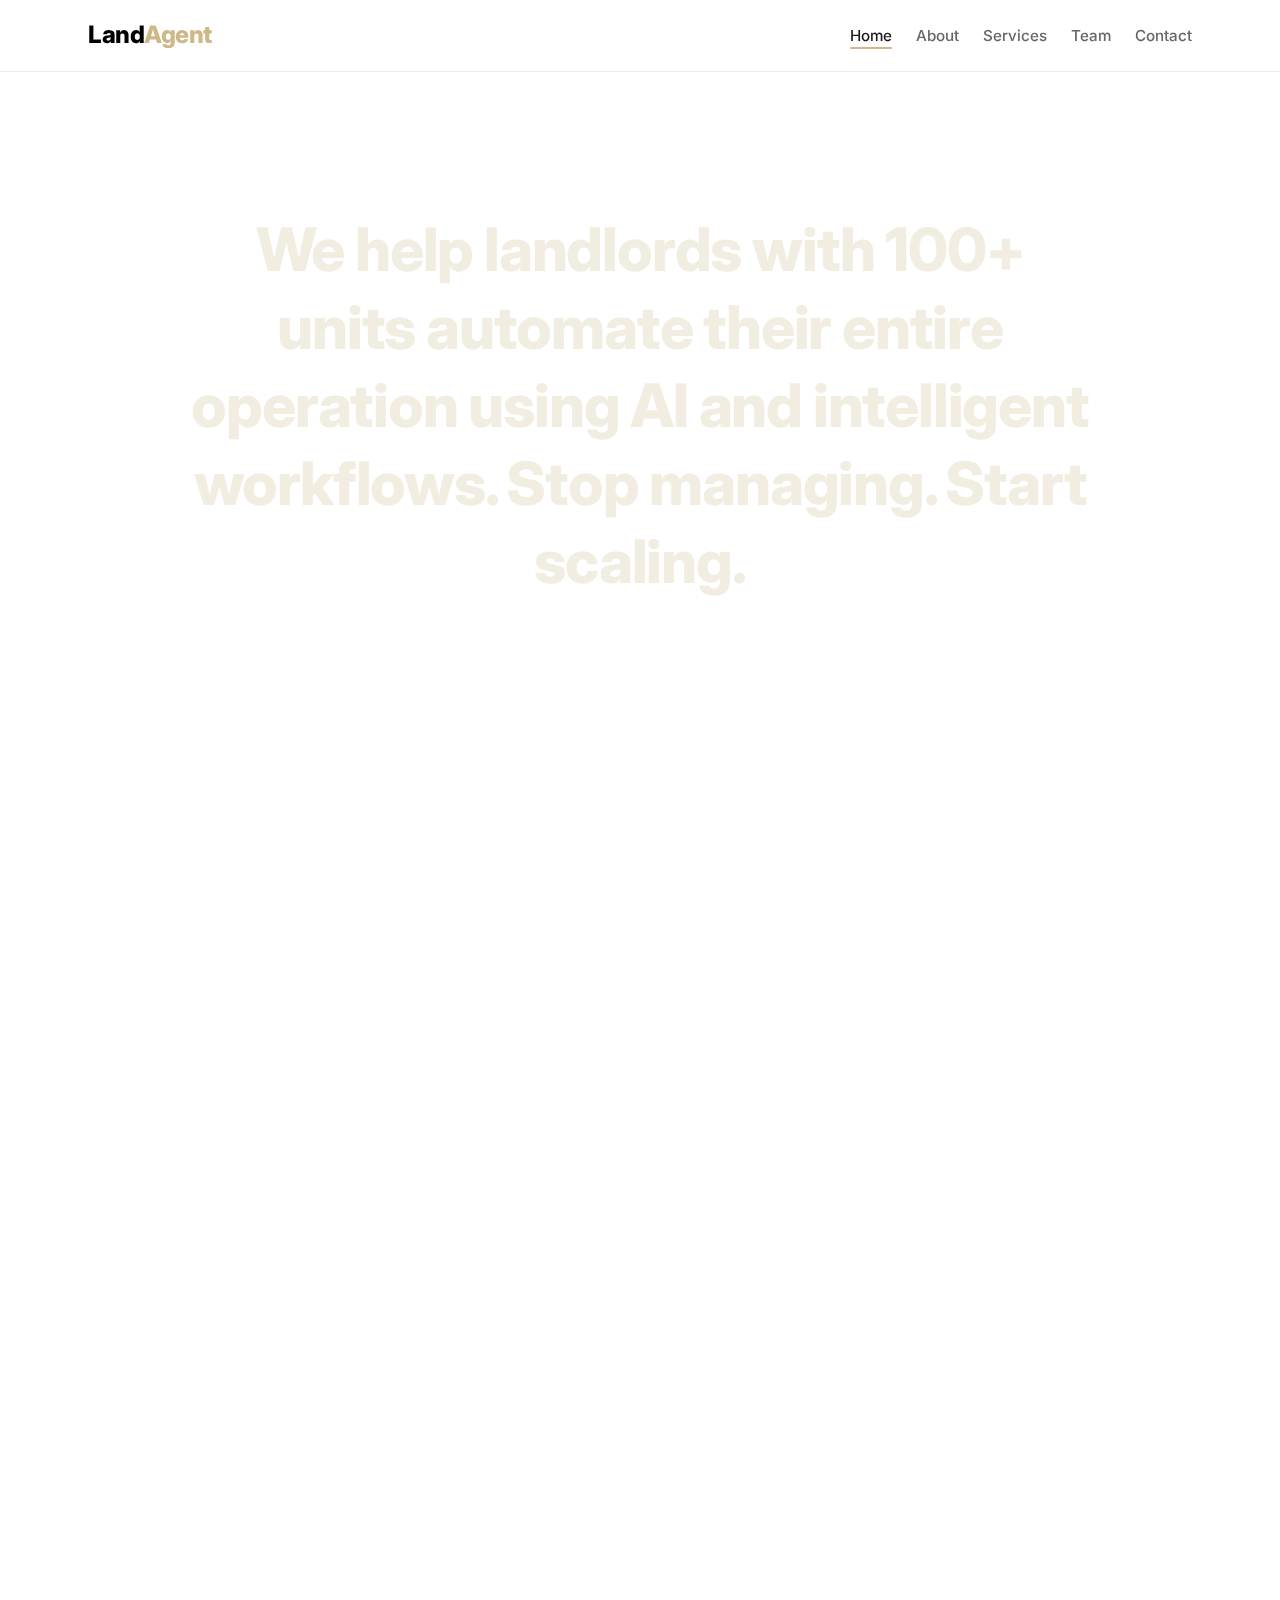
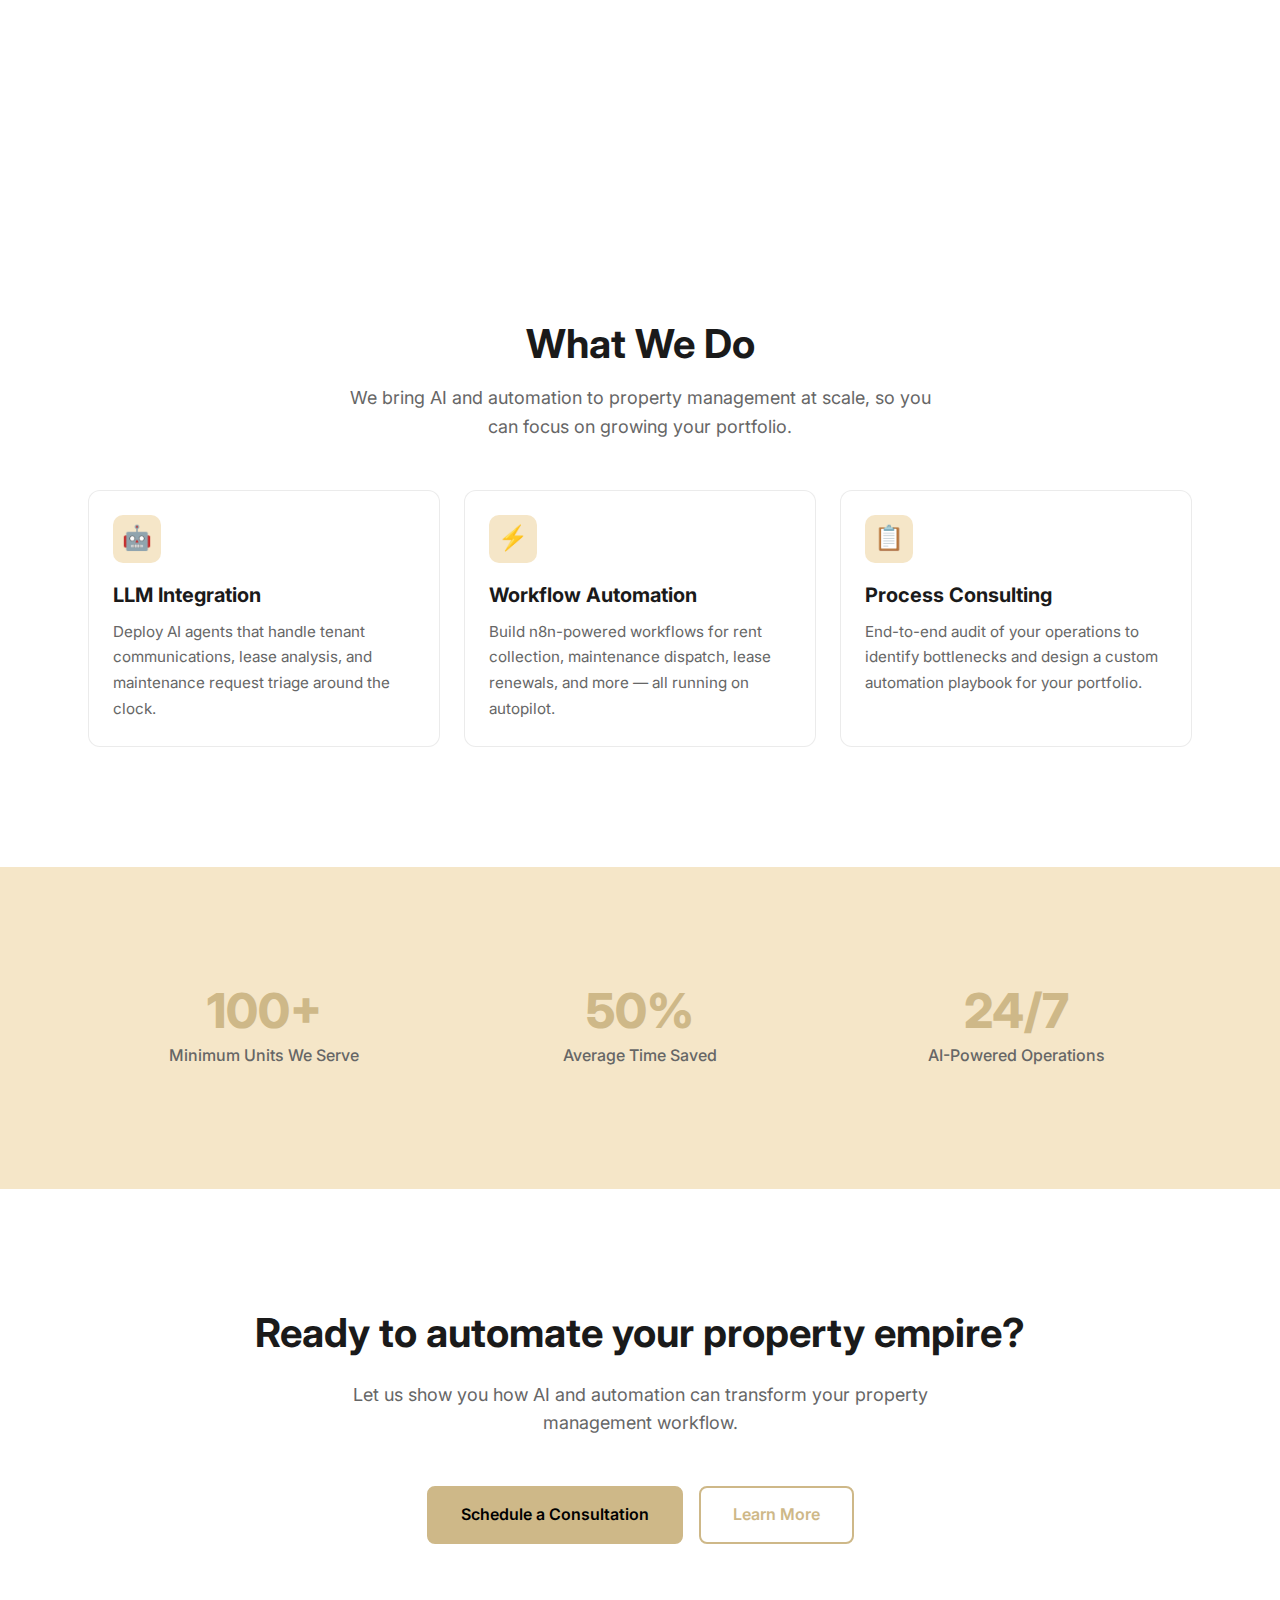
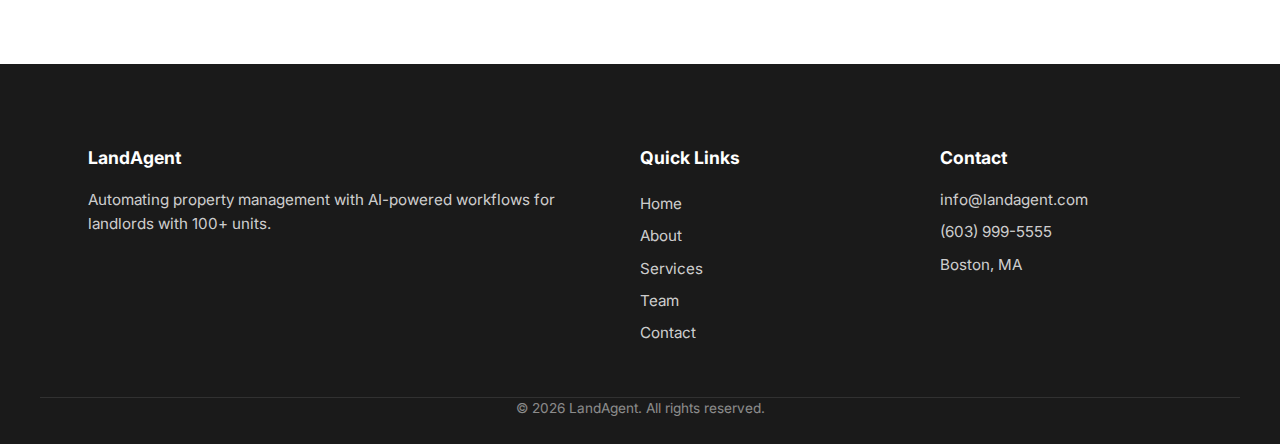
<file: index.html>
<!DOCTYPE html>
<html lang="en">
<head>
  <meta charset="UTF-8">
  <meta name="viewport" content="width=device-width, initial-scale=1.0">
  <title>LandAgent — AI-Powered Property Management Automation</title>
  <meta name="description" content="LandAgent helps landlords with 100+ units automate their operations using AI and intelligent workflows.">
  <link rel="preconnect" href="https://fonts.googleapis.com">
  <link rel="preconnect" href="https://fonts.gstatic.com" crossorigin>
  <link href="https://fonts.googleapis.com/css2?family=Inter:wght@400;500;600;700;800&display=swap" rel="stylesheet">
  <link rel="stylesheet" href="css/styles.css">
</head>
<body>

  <!-- Navigation -->
  <nav class="nav">
    <div class="container nav-inner">
      <a href="index.html" class="nav-logo">
        <span class="logo-land">Land</span><span class="logo-agent">Agent</span>
      </a>
      <button class="nav-toggle" aria-label="Toggle navigation" aria-expanded="false">
        <span class="hamburger"></span>
      </button>
      <ul class="nav-links">
        <li><a href="index.html" class="nav-link active">Home</a></li>
        <li><a href="about.html" class="nav-link">About</a></li>
        <li><a href="services.html" class="nav-link">Services</a></li>
        <li><a href="team.html" class="nav-link">Team</a></li>
        <li><a href="contact.html" class="nav-link">Contact</a></li>
      </ul>
    </div>
  </nav>

  <!-- Hero Section with Scroll Effect -->
  <section class="hero" id="hero">
    <div class="hero-content">
      <p class="hero-text" id="hero-text">
        We help landlords with 100+ units automate their entire operation using AI and intelligent workflows. Stop managing. Start scaling.
      </p>
      <p class="hero-subtitle" id="hero-subtitle">
        LLM-powered consulting for modern property management.
      </p>
      <a href="contact.html" class="btn btn-primary hero-cta">Get Started</a>
    </div>
  </section>

  <!-- Services Overview -->
  <section class="section">
    <div class="container">
      <div class="section-header">
        <h2 class="section-title">What We Do</h2>
        <p class="section-subtitle">We bring AI and automation to property management at scale, so you can focus on growing your portfolio.</p>
      </div>
      <div class="grid-3">
        <a href="services.html" class="card" style="text-decoration:none;">
          <div class="card-icon">&#x1F916;</div>
          <h3 class="card-title">LLM Integration</h3>
          <p class="card-text">Deploy AI agents that handle tenant communications, lease analysis, and maintenance request triage around the clock.</p>
        </a>
        <a href="services.html" class="card" style="text-decoration:none;">
          <div class="card-icon">&#x26A1;</div>
          <h3 class="card-title">Workflow Automation</h3>
          <p class="card-text">Build n8n-powered workflows for rent collection, maintenance dispatch, lease renewals, and more — all running on autopilot.</p>
        </a>
        <a href="services.html" class="card" style="text-decoration:none;">
          <div class="card-icon">&#x1F4CB;</div>
          <h3 class="card-title">Process Consulting</h3>
          <p class="card-text">End-to-end audit of your operations to identify bottlenecks and design a custom automation playbook for your portfolio.</p>
        </a>
      </div>
    </div>
  </section>

  <!-- Stats Section -->
  <section class="section section-alt">
    <div class="container">
      <div class="stats">
        <div>
          <div class="stat-number">100+</div>
          <div class="stat-label">Minimum Units We Serve</div>
        </div>
        <div>
          <div class="stat-number">50%</div>
          <div class="stat-label">Average Time Saved</div>
        </div>
        <div>
          <div class="stat-number">24/7</div>
          <div class="stat-label">AI-Powered Operations</div>
        </div>
      </div>
    </div>
  </section>

  <!-- CTA Section -->
  <section class="section cta-section">
    <div class="container">
      <h2 class="section-title">Ready to automate your property empire?</h2>
      <p class="section-subtitle" style="margin-left:auto;margin-right:auto;margin-bottom:var(--space-xl);">Let us show you how AI and automation can transform your property management workflow.</p>
      <div class="cta-buttons">
        <a href="contact.html" class="btn btn-primary">Schedule a Consultation</a>
        <a href="about.html" class="btn btn-secondary">Learn More</a>
      </div>
    </div>
  </section>

  <!-- Footer -->
  <footer class="footer">
    <div class="container footer-grid">
      <div class="footer-col">
        <h3 class="footer-heading">LandAgent</h3>
        <p>Automating property management with AI-powered workflows for landlords with 100+ units.</p>
      </div>
      <div class="footer-col">
        <h3 class="footer-heading">Quick Links</h3>
        <a href="index.html">Home</a>
        <a href="about.html">About</a>
        <a href="services.html">Services</a>
        <a href="team.html">Team</a>
        <a href="contact.html">Contact</a>
      </div>
      <div class="footer-col">
        <h3 class="footer-heading">Contact</h3>
        <p>info@landagent.com</p>
        <p>(603) 999-5555</p>
        <p>Boston, MA</p>
      </div>
    </div>
    <div class="container footer-bottom">
      <p>&copy; 2026 LandAgent. All rights reserved.</p>
    </div>
  </footer>

  <script src="js/main.js"></script>
</body>
</html>
</file>
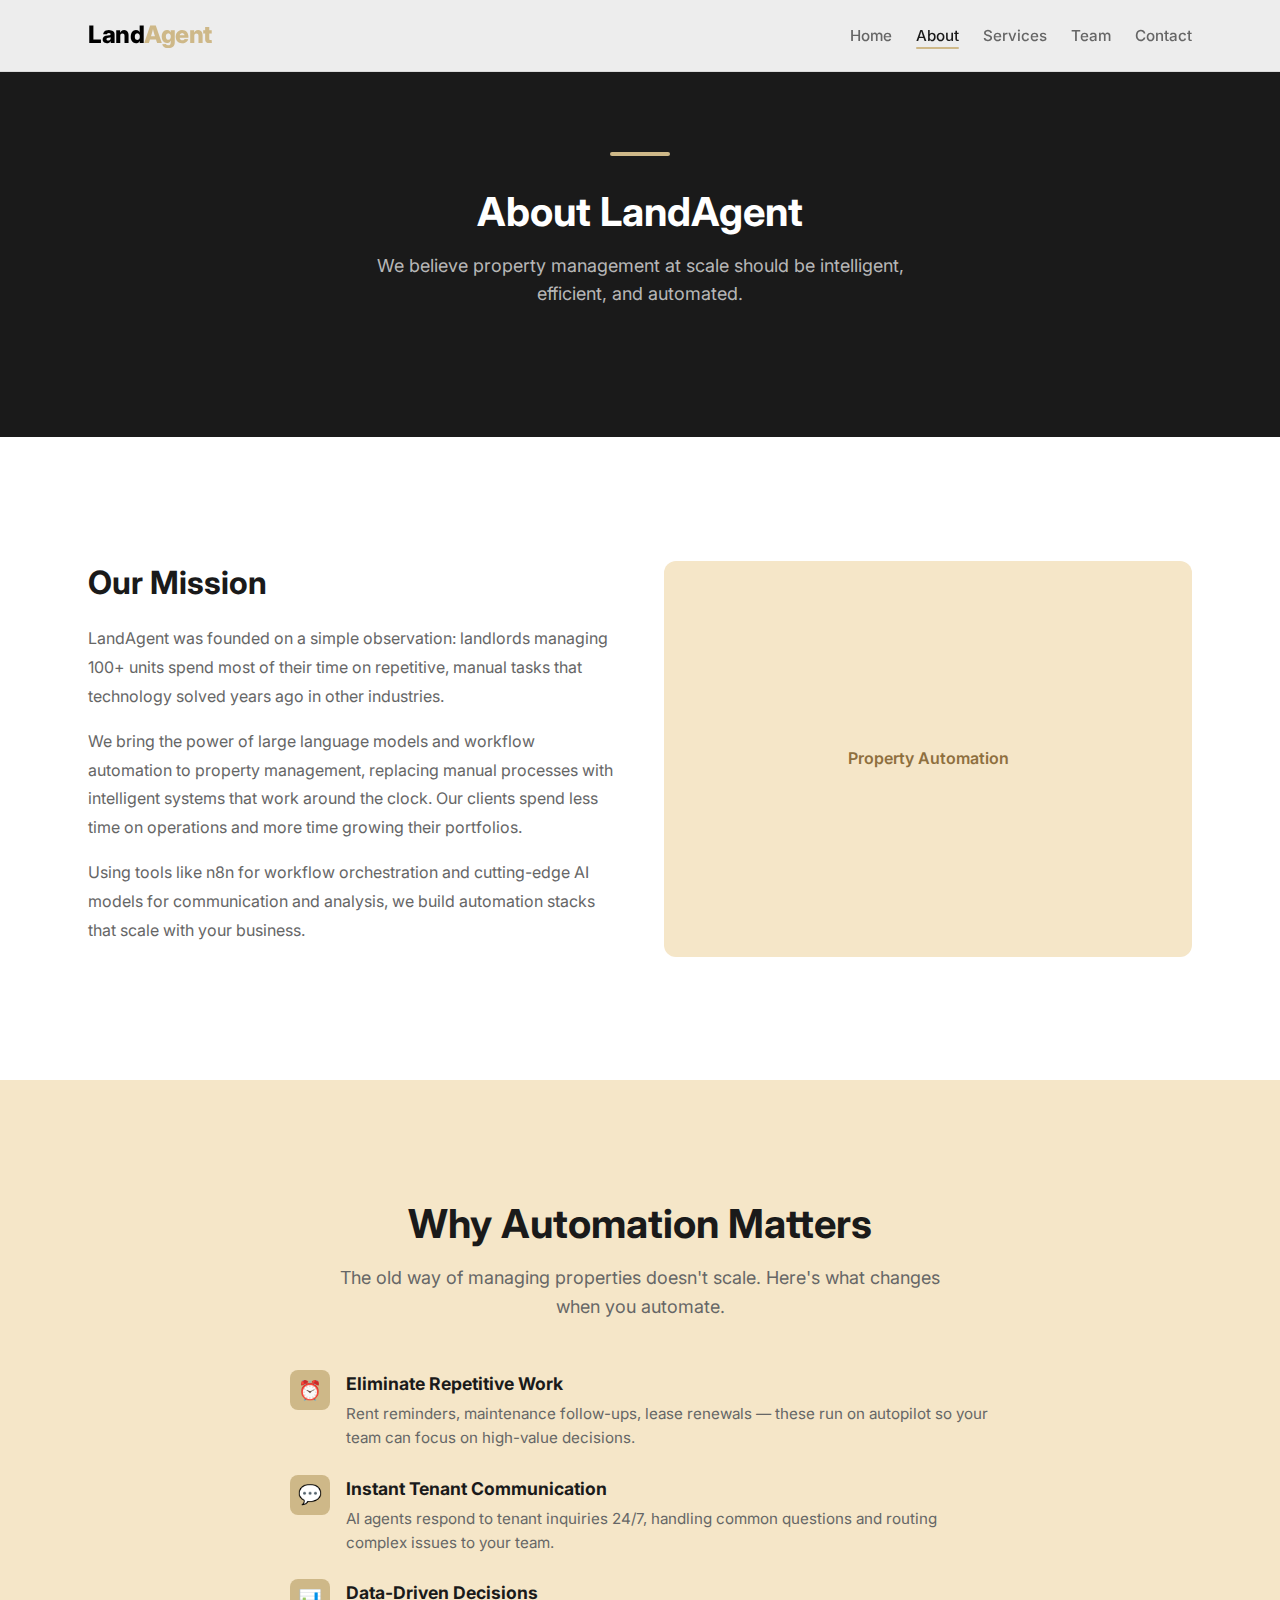
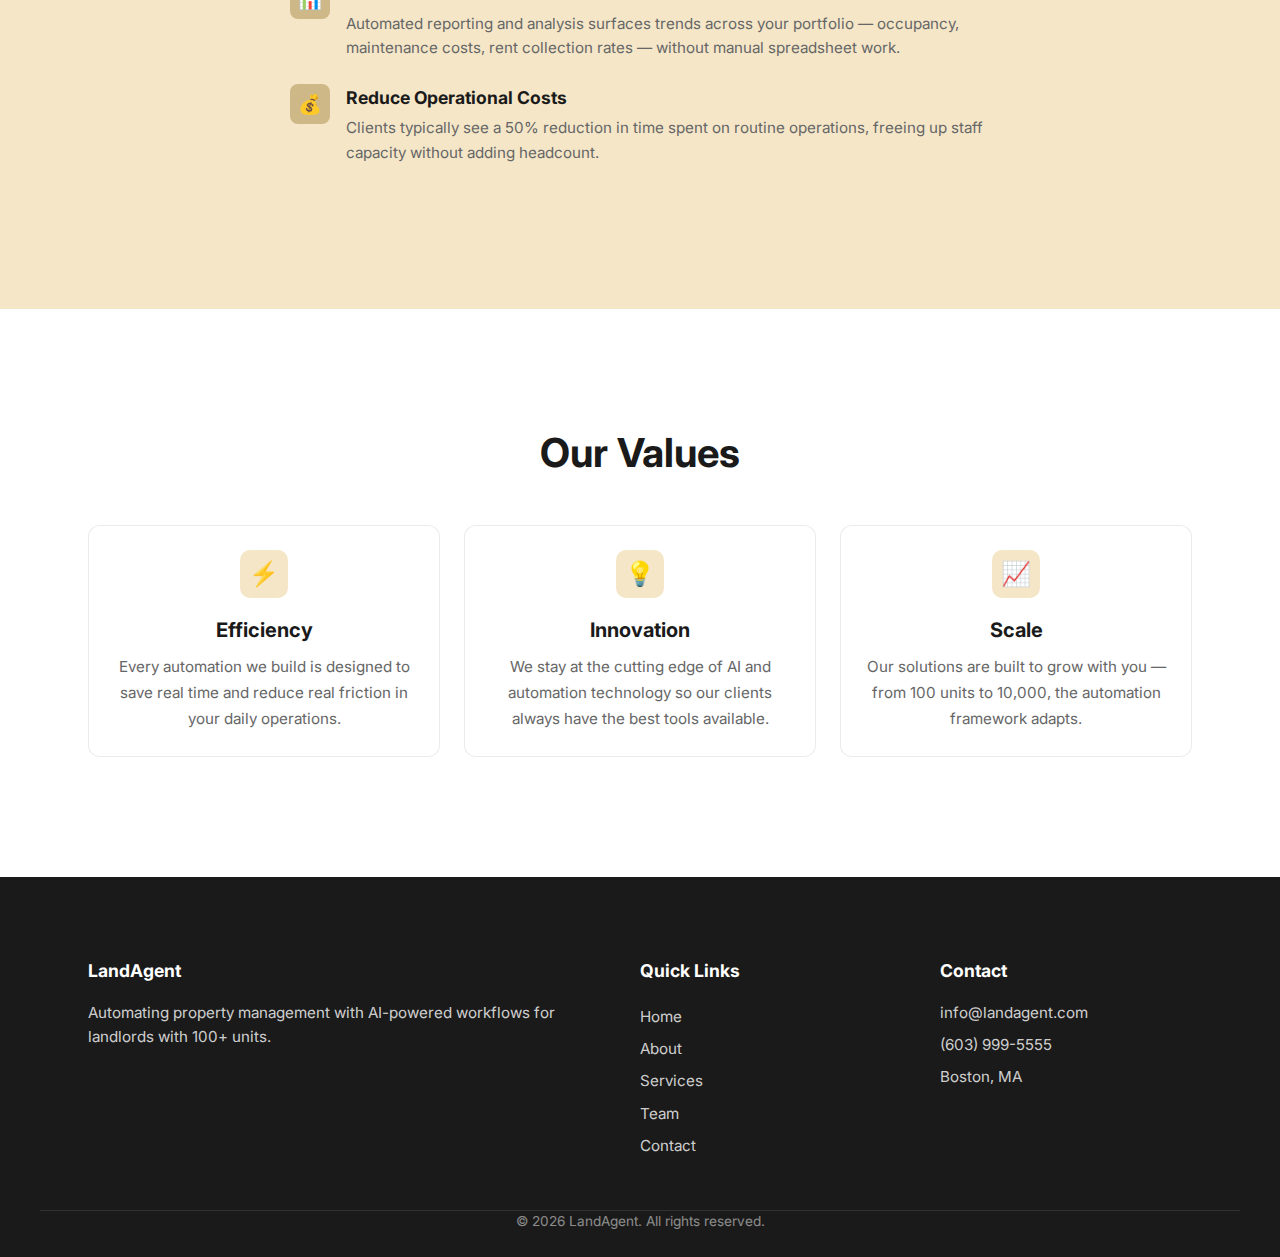
<file: about.html>
<!DOCTYPE html>
<html lang="en">
<head>
  <meta charset="UTF-8">
  <meta name="viewport" content="width=device-width, initial-scale=1.0">
  <title>About — LandAgent</title>
  <meta name="description" content="Learn about LandAgent's mission to bring AI and automation to property management at scale.">
  <link rel="preconnect" href="https://fonts.googleapis.com">
  <link rel="preconnect" href="https://fonts.gstatic.com" crossorigin>
  <link href="https://fonts.googleapis.com/css2?family=Inter:wght@400;500;600;700;800&display=swap" rel="stylesheet">
  <link rel="stylesheet" href="css/styles.css">
</head>
<body>

  <!-- Navigation -->
  <nav class="nav">
    <div class="container nav-inner">
      <a href="index.html" class="nav-logo">
        <span class="logo-land">Land</span><span class="logo-agent">Agent</span>
      </a>
      <button class="nav-toggle" aria-label="Toggle navigation" aria-expanded="false">
        <span class="hamburger"></span>
      </button>
      <ul class="nav-links">
        <li><a href="index.html" class="nav-link">Home</a></li>
        <li><a href="about.html" class="nav-link active">About</a></li>
        <li><a href="services.html" class="nav-link">Services</a></li>
        <li><a href="team.html" class="nav-link">Team</a></li>
        <li><a href="contact.html" class="nav-link">Contact</a></li>
      </ul>
    </div>
  </nav>

  <!-- Page Header -->
  <section class="page-header">
    <div class="container">
      <div class="page-header-accent"></div>
      <h1 class="section-title">About LandAgent</h1>
      <p class="section-subtitle">We believe property management at scale should be intelligent, efficient, and automated.</p>
    </div>
  </section>

  <!-- Mission Section -->
  <section class="section">
    <div class="container">
      <div class="mission-grid">
        <div class="mission-text">
          <h2>Our Mission</h2>
          <p>LandAgent was founded on a simple observation: landlords managing 100+ units spend most of their time on repetitive, manual tasks that technology solved years ago in other industries.</p>
          <p>We bring the power of large language models and workflow automation to property management, replacing manual processes with intelligent systems that work around the clock. Our clients spend less time on operations and more time growing their portfolios.</p>
          <p>Using tools like n8n for workflow orchestration and cutting-edge AI models for communication and analysis, we build automation stacks that scale with your business.</p>
        </div>
        <div class="mission-image">
          Property Automation
        </div>
      </div>
    </div>
  </section>

  <!-- Why Automation -->
  <section class="section section-alt">
    <div class="container">
      <div class="section-header">
        <h2 class="section-title">Why Automation Matters</h2>
        <p class="section-subtitle">The old way of managing properties doesn't scale. Here's what changes when you automate.</p>
      </div>
      <div class="feature-list">
        <div class="feature-item">
          <div class="feature-icon">&#x23F0;</div>
          <div class="feature-content">
            <h3>Eliminate Repetitive Work</h3>
            <p>Rent reminders, maintenance follow-ups, lease renewals — these run on autopilot so your team can focus on high-value decisions.</p>
          </div>
        </div>
        <div class="feature-item">
          <div class="feature-icon">&#x1F4AC;</div>
          <div class="feature-content">
            <h3>Instant Tenant Communication</h3>
            <p>AI agents respond to tenant inquiries 24/7, handling common questions and routing complex issues to your team.</p>
          </div>
        </div>
        <div class="feature-item">
          <div class="feature-icon">&#x1F4CA;</div>
          <div class="feature-content">
            <h3>Data-Driven Decisions</h3>
            <p>Automated reporting and analysis surfaces trends across your portfolio — occupancy, maintenance costs, rent collection rates — without manual spreadsheet work.</p>
          </div>
        </div>
        <div class="feature-item">
          <div class="feature-icon">&#x1F4B0;</div>
          <div class="feature-content">
            <h3>Reduce Operational Costs</h3>
            <p>Clients typically see a 50% reduction in time spent on routine operations, freeing up staff capacity without adding headcount.</p>
          </div>
        </div>
      </div>
    </div>
  </section>

  <!-- Values -->
  <section class="section">
    <div class="container">
      <div class="section-header">
        <h2 class="section-title">Our Values</h2>
      </div>
      <div class="grid-3">
        <div class="card" style="text-align:center;">
          <div class="card-icon" style="margin:0 auto var(--space-md);">&#x26A1;</div>
          <h3 class="card-title">Efficiency</h3>
          <p class="card-text">Every automation we build is designed to save real time and reduce real friction in your daily operations.</p>
        </div>
        <div class="card" style="text-align:center;">
          <div class="card-icon" style="margin:0 auto var(--space-md);">&#x1F4A1;</div>
          <h3 class="card-title">Innovation</h3>
          <p class="card-text">We stay at the cutting edge of AI and automation technology so our clients always have the best tools available.</p>
        </div>
        <div class="card" style="text-align:center;">
          <div class="card-icon" style="margin:0 auto var(--space-md);">&#x1F4C8;</div>
          <h3 class="card-title">Scale</h3>
          <p class="card-text">Our solutions are built to grow with you — from 100 units to 10,000, the automation framework adapts.</p>
        </div>
      </div>
    </div>
  </section>

  <!-- Footer -->
  <footer class="footer">
    <div class="container footer-grid">
      <div class="footer-col">
        <h3 class="footer-heading">LandAgent</h3>
        <p>Automating property management with AI-powered workflows for landlords with 100+ units.</p>
      </div>
      <div class="footer-col">
        <h3 class="footer-heading">Quick Links</h3>
        <a href="index.html">Home</a>
        <a href="about.html">About</a>
        <a href="services.html">Services</a>
        <a href="team.html">Team</a>
        <a href="contact.html">Contact</a>
      </div>
      <div class="footer-col">
        <h3 class="footer-heading">Contact</h3>
        <p>info@landagent.com</p>
        <p>(603) 999-5555</p>
        <p>Boston, MA</p>
      </div>
    </div>
    <div class="container footer-bottom">
      <p>&copy; 2026 LandAgent. All rights reserved.</p>
    </div>
  </footer>

  <script src="js/main.js"></script>
</body>
</html>
</file>
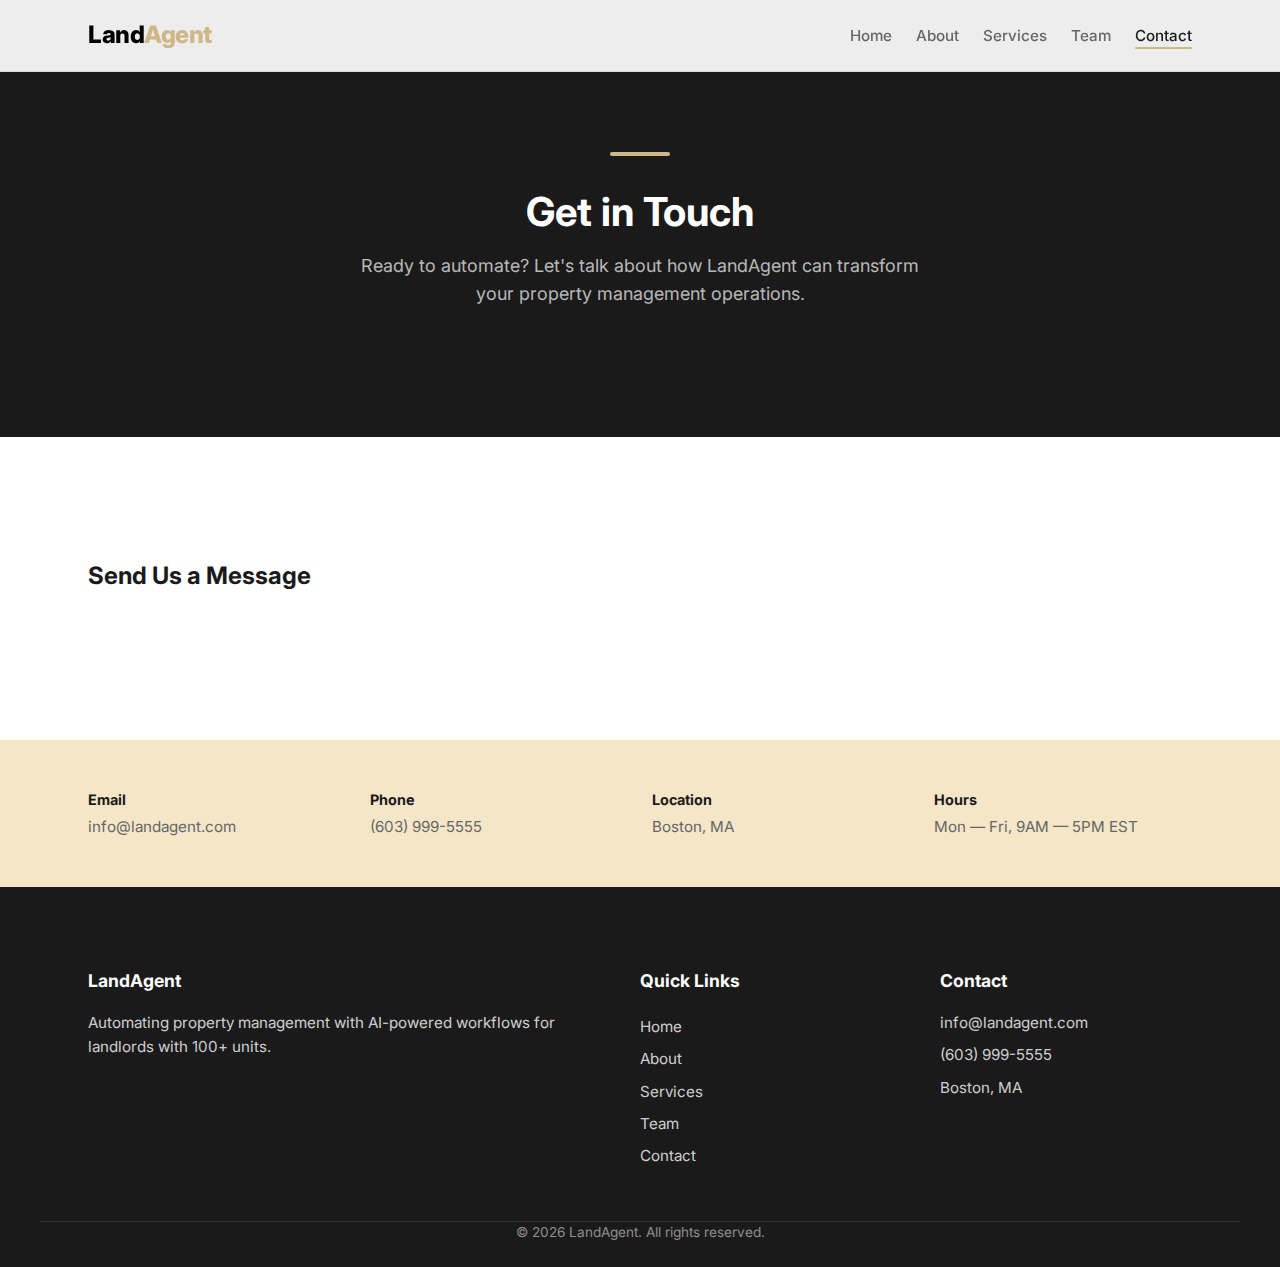
<file: contact.html>
<!DOCTYPE html>
<html lang="en">
<head>
  <meta charset="UTF-8">
  <meta name="viewport" content="width=device-width, initial-scale=1.0">
  <title>Contact — LandAgent</title>
  <meta name="description" content="Get in touch with LandAgent to schedule a consultation about automating your property management.">
  <link rel="preconnect" href="https://fonts.googleapis.com">
  <link rel="preconnect" href="https://fonts.gstatic.com" crossorigin>
  <link href="https://fonts.googleapis.com/css2?family=Inter:wght@400;500;600;700;800&display=swap" rel="stylesheet">
  <link rel="stylesheet" href="css/styles.css">
</head>
<body>

  <!-- Navigation -->
  <nav class="nav">
    <div class="container nav-inner">
      <a href="index.html" class="nav-logo">
        <span class="logo-land">Land</span><span class="logo-agent">Agent</span>
      </a>
      <button class="nav-toggle" aria-label="Toggle navigation" aria-expanded="false">
        <span class="hamburger"></span>
      </button>
      <ul class="nav-links">
        <li><a href="index.html" class="nav-link">Home</a></li>
        <li><a href="about.html" class="nav-link">About</a></li>
        <li><a href="services.html" class="nav-link">Services</a></li>
        <li><a href="team.html" class="nav-link">Team</a></li>
        <li><a href="contact.html" class="nav-link active">Contact</a></li>
      </ul>
    </div>
  </nav>

  <!-- Page Header -->
  <section class="page-header">
    <div class="container">
      <div class="page-header-accent"></div>
      <h1 class="section-title">Get in Touch</h1>
      <p class="section-subtitle">Ready to automate? Let's talk about how LandAgent can transform your property management operations.</p>
    </div>
  </section>

  <!-- Contact Form -->
  <section class="section contact-section">
    <div class="container">
      <div class="contact-form-wrapper">
        <h2 style="font-size:1.5rem;font-weight:700;margin-bottom:var(--space-lg);">Send Us a Message</h2>
        <div id="hubspot-form"></div>
        <script charset="utf-8" type="text/javascript" src="//js.hsforms.net/forms/embed/v2.js"></script>
        <script>
          hbspt.forms.create({
            region: "na1",
            portalId: "6575394",
            formId: "1b147a21-0ca6-42f4-bfff-64448511dc9f",
            target: "#hubspot-form"
          });
        </script>
      </div>
    </div>
  </section>

  <!-- Contact Info Bar -->
  <section class="contact-bar">
    <div class="container">
      <div class="contact-bar-grid">
        <div class="contact-bar-item">
          <h3>Email</h3>
          <p>info@landagent.com</p>
        </div>
        <div class="contact-bar-item">
          <h3>Phone</h3>
          <p>(603) 999-5555</p>
        </div>
        <div class="contact-bar-item">
          <h3>Location</h3>
          <p>Boston, MA</p>
        </div>
        <div class="contact-bar-item">
          <h3>Hours</h3>
          <p>Mon — Fri, 9AM — 5PM EST</p>
        </div>
      </div>
    </div>
  </section>

  <!-- Footer -->
  <footer class="footer">
    <div class="container footer-grid">
      <div class="footer-col">
        <h3 class="footer-heading">LandAgent</h3>
        <p>Automating property management with AI-powered workflows for landlords with 100+ units.</p>
      </div>
      <div class="footer-col">
        <h3 class="footer-heading">Quick Links</h3>
        <a href="index.html">Home</a>
        <a href="about.html">About</a>
        <a href="services.html">Services</a>
        <a href="team.html">Team</a>
        <a href="contact.html">Contact</a>
      </div>
      <div class="footer-col">
        <h3 class="footer-heading">Contact</h3>
        <p>info@landagent.com</p>
        <p>(603) 999-5555</p>
        <p>Boston, MA</p>
      </div>
    </div>
    <div class="container footer-bottom">
      <p>&copy; 2026 LandAgent. All rights reserved.</p>
    </div>
  </footer>

  <script src="js/main.js"></script>
</body>
</html>
</file>
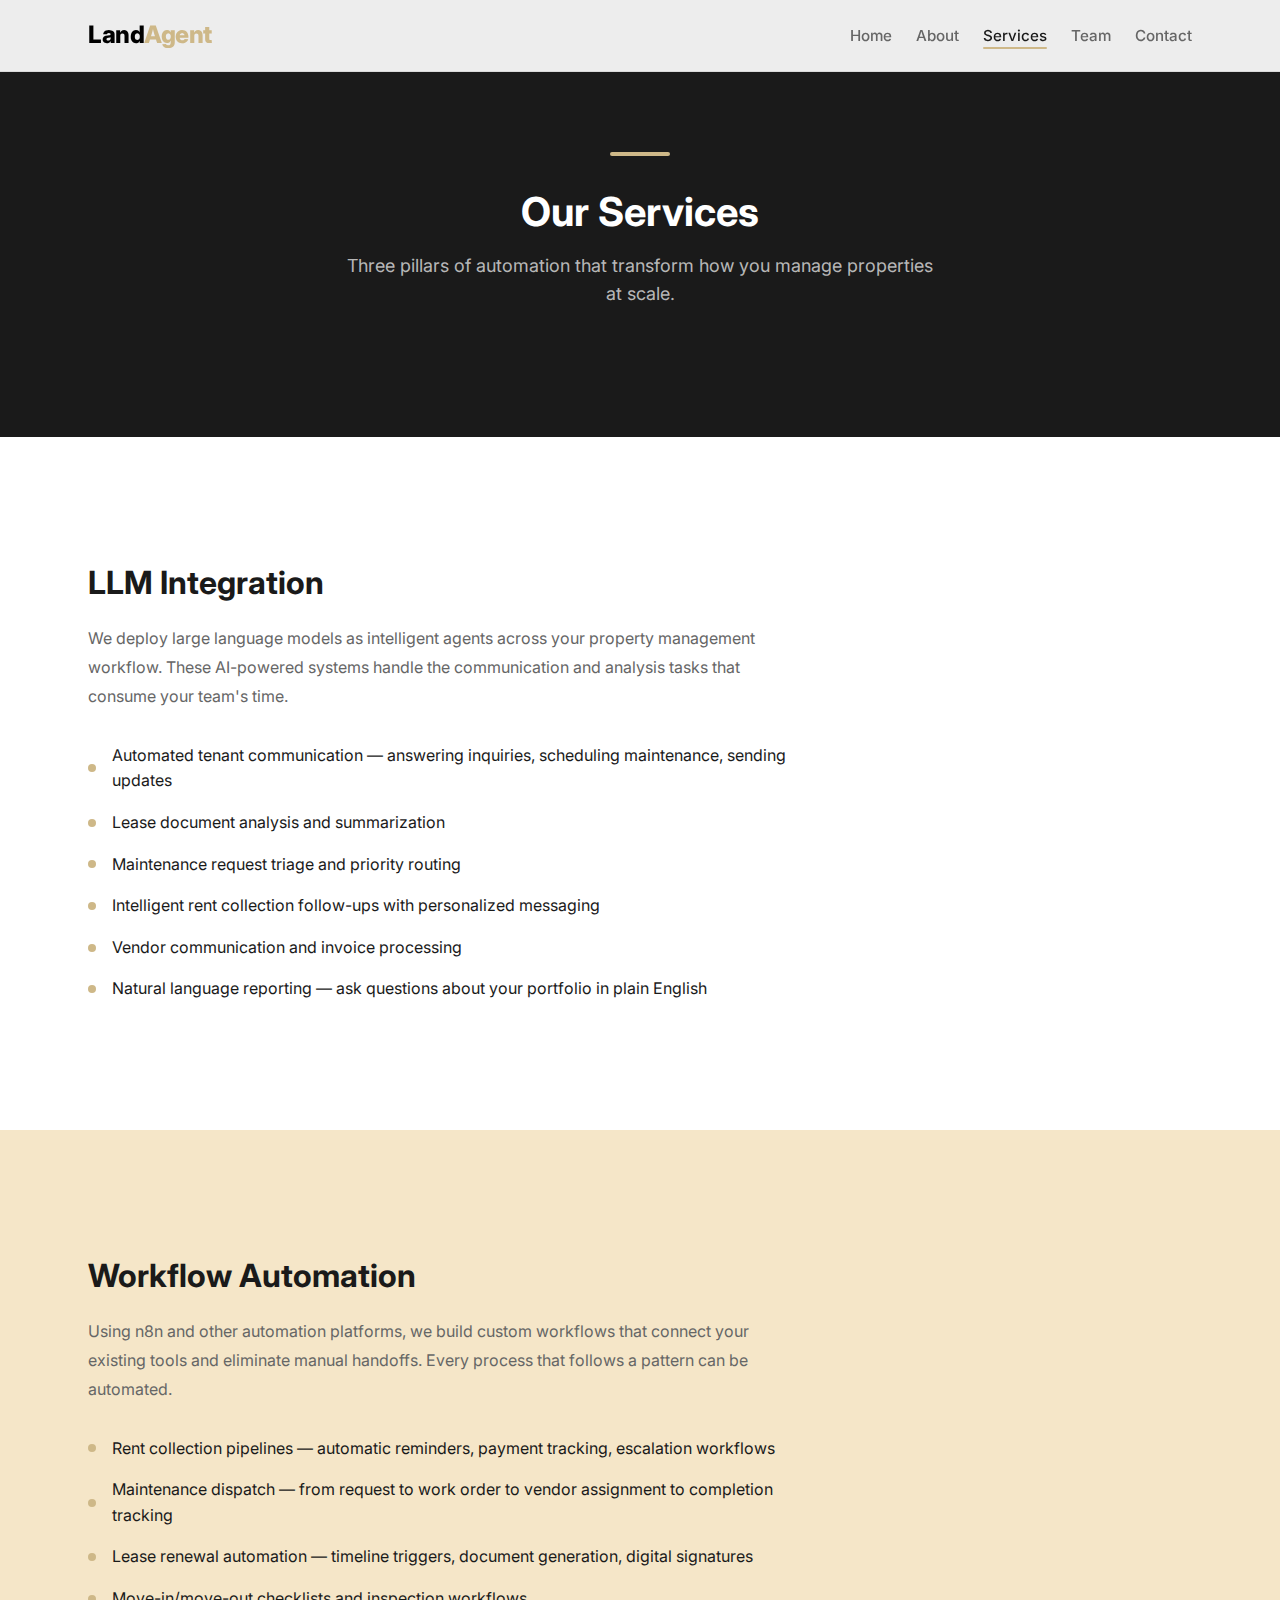
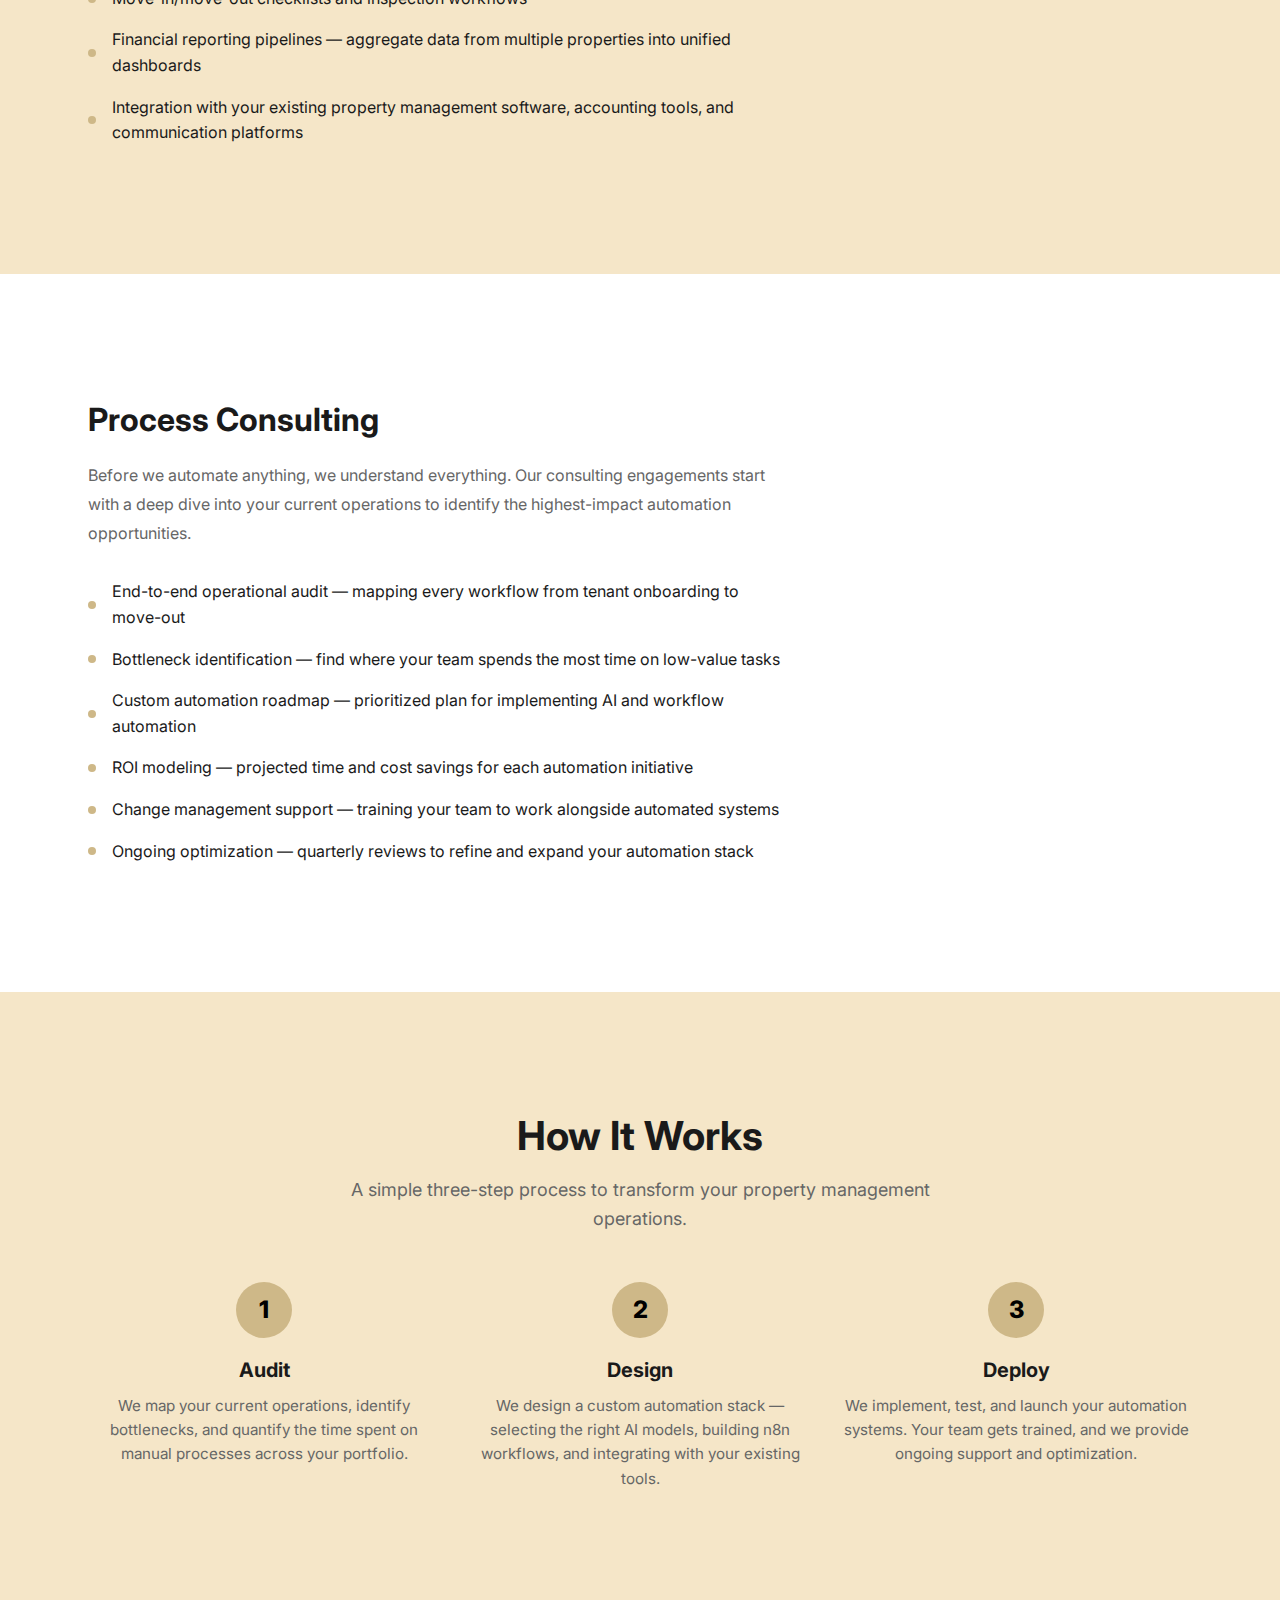
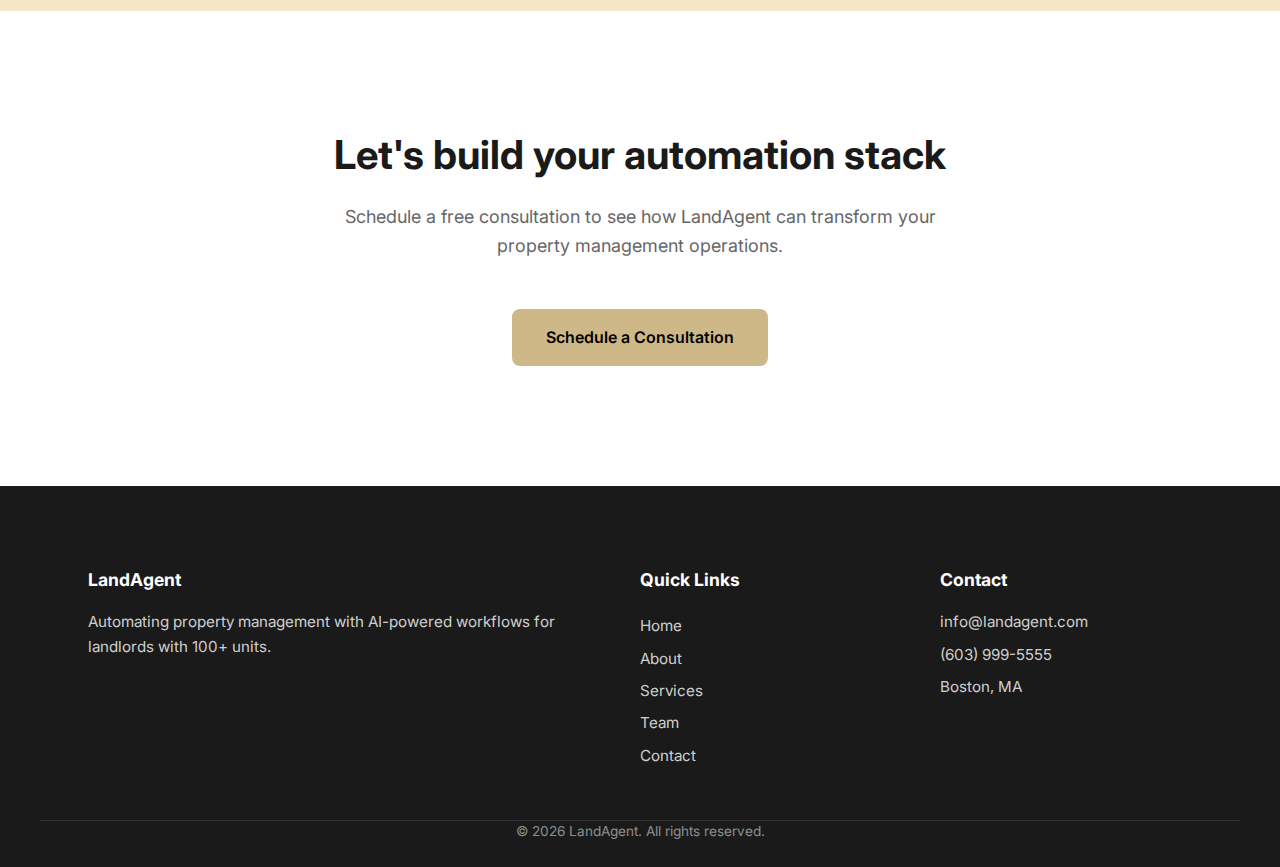
<file: services.html>
<!DOCTYPE html>
<html lang="en">
<head>
  <meta charset="UTF-8">
  <meta name="viewport" content="width=device-width, initial-scale=1.0">
  <title>Services — LandAgent</title>
  <meta name="description" content="LandAgent's services: LLM integration, n8n workflow automation, and process consulting for property managers.">
  <link rel="preconnect" href="https://fonts.googleapis.com">
  <link rel="preconnect" href="https://fonts.gstatic.com" crossorigin>
  <link href="https://fonts.googleapis.com/css2?family=Inter:wght@400;500;600;700;800&display=swap" rel="stylesheet">
  <link rel="stylesheet" href="css/styles.css">
</head>
<body>

  <!-- Navigation -->
  <nav class="nav">
    <div class="container nav-inner">
      <a href="index.html" class="nav-logo">
        <span class="logo-land">Land</span><span class="logo-agent">Agent</span>
      </a>
      <button class="nav-toggle" aria-label="Toggle navigation" aria-expanded="false">
        <span class="hamburger"></span>
      </button>
      <ul class="nav-links">
        <li><a href="index.html" class="nav-link">Home</a></li>
        <li><a href="about.html" class="nav-link">About</a></li>
        <li><a href="services.html" class="nav-link active">Services</a></li>
        <li><a href="team.html" class="nav-link">Team</a></li>
        <li><a href="contact.html" class="nav-link">Contact</a></li>
      </ul>
    </div>
  </nav>

  <!-- Page Header -->
  <section class="page-header">
    <div class="container">
      <div class="page-header-accent"></div>
      <h1 class="section-title">Our Services</h1>
      <p class="section-subtitle">Three pillars of automation that transform how you manage properties at scale.</p>
    </div>
  </section>

  <!-- Service 1: LLM Integration -->
  <section class="service-detail section">
    <div class="container">
      <div class="service-detail-content">
        <h2>LLM Integration</h2>
        <p>We deploy large language models as intelligent agents across your property management workflow. These AI-powered systems handle the communication and analysis tasks that consume your team's time.</p>
        <ul class="service-list">
          <li>Automated tenant communication — answering inquiries, scheduling maintenance, sending updates</li>
          <li>Lease document analysis and summarization</li>
          <li>Maintenance request triage and priority routing</li>
          <li>Intelligent rent collection follow-ups with personalized messaging</li>
          <li>Vendor communication and invoice processing</li>
          <li>Natural language reporting — ask questions about your portfolio in plain English</li>
        </ul>
      </div>
    </div>
  </section>

  <!-- Service 2: Workflow Automation -->
  <section class="service-detail section section-alt">
    <div class="container">
      <div class="service-detail-content">
        <h2>Workflow Automation</h2>
        <p>Using n8n and other automation platforms, we build custom workflows that connect your existing tools and eliminate manual handoffs. Every process that follows a pattern can be automated.</p>
        <ul class="service-list">
          <li>Rent collection pipelines — automatic reminders, payment tracking, escalation workflows</li>
          <li>Maintenance dispatch — from request to work order to vendor assignment to completion tracking</li>
          <li>Lease renewal automation — timeline triggers, document generation, digital signatures</li>
          <li>Move-in/move-out checklists and inspection workflows</li>
          <li>Financial reporting pipelines — aggregate data from multiple properties into unified dashboards</li>
          <li>Integration with your existing property management software, accounting tools, and communication platforms</li>
        </ul>
      </div>
    </div>
  </section>

  <!-- Service 3: Process Consulting -->
  <section class="service-detail section">
    <div class="container">
      <div class="service-detail-content">
        <h2>Process Consulting</h2>
        <p>Before we automate anything, we understand everything. Our consulting engagements start with a deep dive into your current operations to identify the highest-impact automation opportunities.</p>
        <ul class="service-list">
          <li>End-to-end operational audit — mapping every workflow from tenant onboarding to move-out</li>
          <li>Bottleneck identification — find where your team spends the most time on low-value tasks</li>
          <li>Custom automation roadmap — prioritized plan for implementing AI and workflow automation</li>
          <li>ROI modeling — projected time and cost savings for each automation initiative</li>
          <li>Change management support — training your team to work alongside automated systems</li>
          <li>Ongoing optimization — quarterly reviews to refine and expand your automation stack</li>
        </ul>
      </div>
    </div>
  </section>

  <!-- How It Works -->
  <section class="section section-alt">
    <div class="container">
      <div class="section-header">
        <h2 class="section-title">How It Works</h2>
        <p class="section-subtitle">A simple three-step process to transform your property management operations.</p>
      </div>
      <div class="steps">
        <div>
          <div class="step-number">1</div>
          <h3 class="step-title">Audit</h3>
          <p class="step-text">We map your current operations, identify bottlenecks, and quantify the time spent on manual processes across your portfolio.</p>
        </div>
        <div>
          <div class="step-number">2</div>
          <h3 class="step-title">Design</h3>
          <p class="step-text">We design a custom automation stack — selecting the right AI models, building n8n workflows, and integrating with your existing tools.</p>
        </div>
        <div>
          <div class="step-number">3</div>
          <h3 class="step-title">Deploy</h3>
          <p class="step-text">We implement, test, and launch your automation systems. Your team gets trained, and we provide ongoing support and optimization.</p>
        </div>
      </div>
    </div>
  </section>

  <!-- CTA -->
  <section class="section cta-section">
    <div class="container">
      <h2 class="section-title">Let's build your automation stack</h2>
      <p class="section-subtitle" style="margin-left:auto;margin-right:auto;margin-bottom:var(--space-xl);">Schedule a free consultation to see how LandAgent can transform your property management operations.</p>
      <a href="contact.html" class="btn btn-primary">Schedule a Consultation</a>
    </div>
  </section>

  <!-- Footer -->
  <footer class="footer">
    <div class="container footer-grid">
      <div class="footer-col">
        <h3 class="footer-heading">LandAgent</h3>
        <p>Automating property management with AI-powered workflows for landlords with 100+ units.</p>
      </div>
      <div class="footer-col">
        <h3 class="footer-heading">Quick Links</h3>
        <a href="index.html">Home</a>
        <a href="about.html">About</a>
        <a href="services.html">Services</a>
        <a href="team.html">Team</a>
        <a href="contact.html">Contact</a>
      </div>
      <div class="footer-col">
        <h3 class="footer-heading">Contact</h3>
        <p>info@landagent.com</p>
        <p>(603) 999-5555</p>
        <p>Boston, MA</p>
      </div>
    </div>
    <div class="container footer-bottom">
      <p>&copy; 2026 LandAgent. All rights reserved.</p>
    </div>
  </footer>

  <script src="js/main.js"></script>
</body>
</html>
</file>
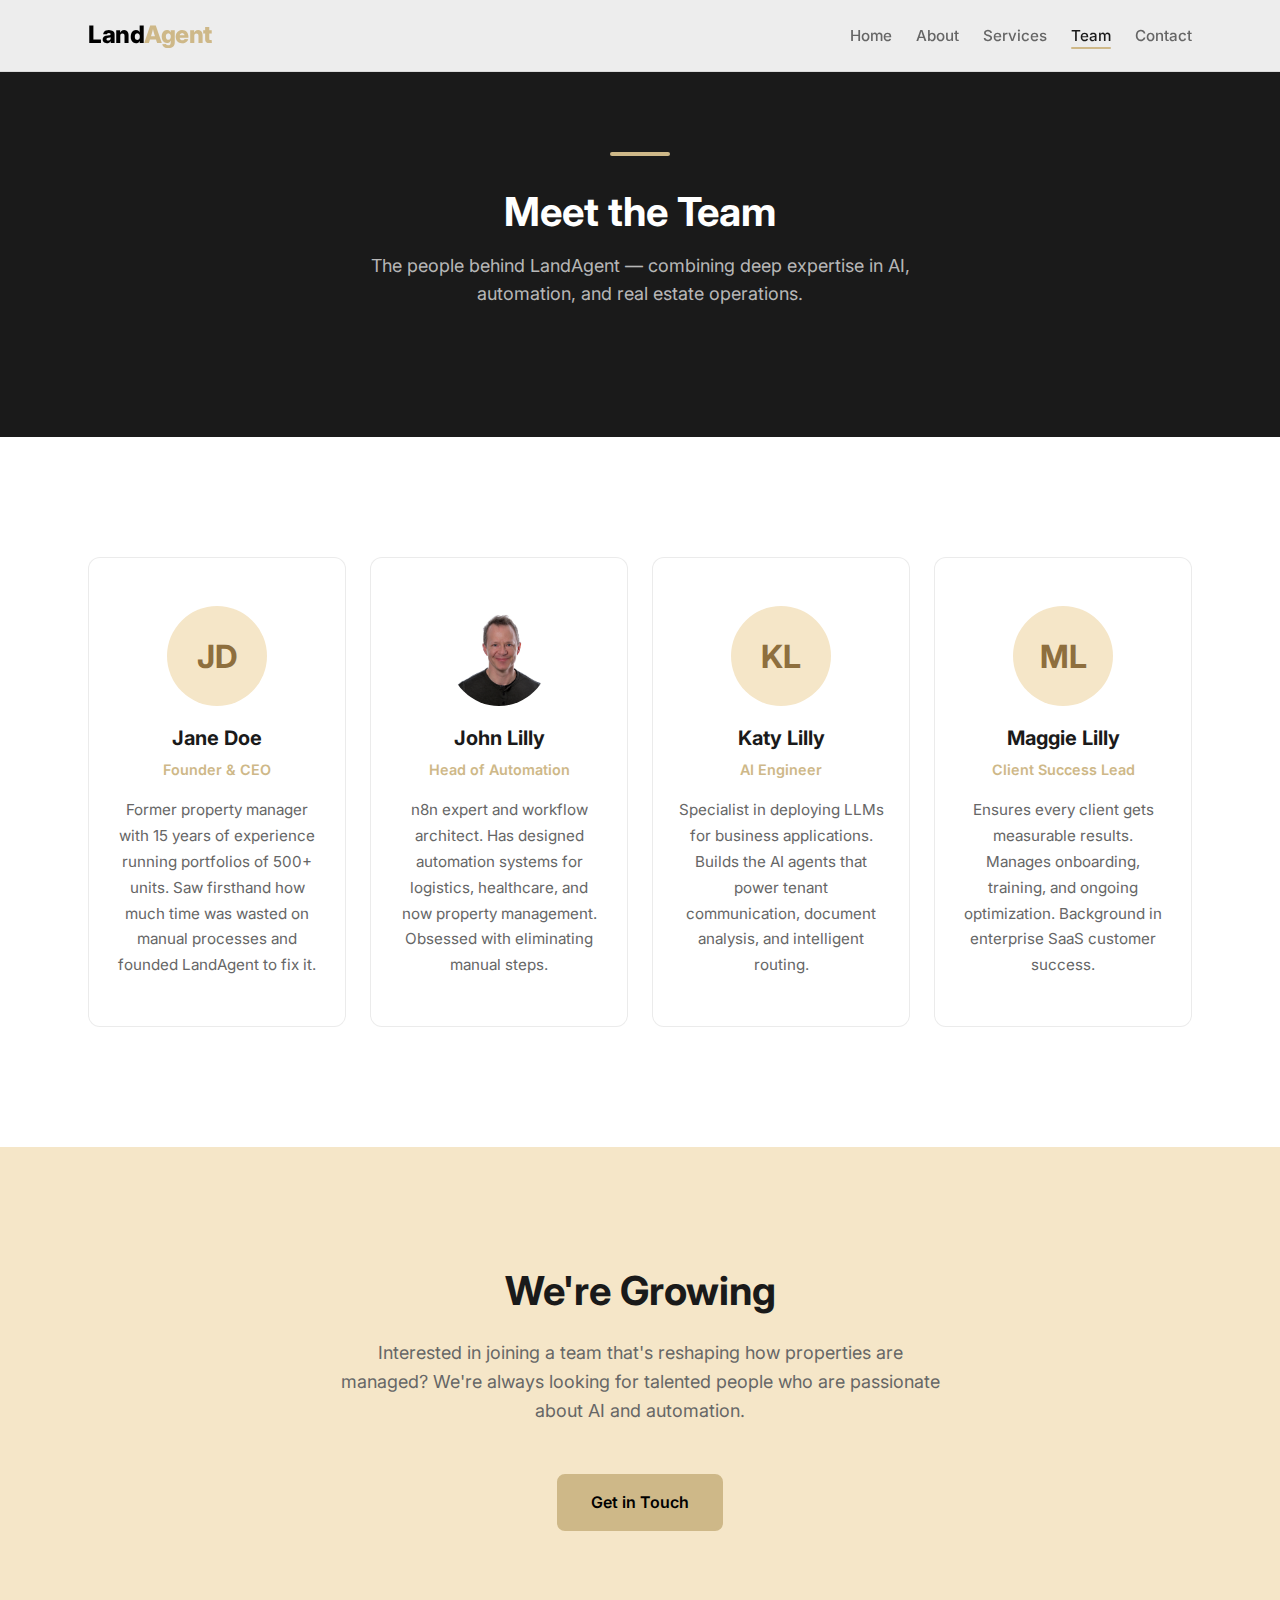
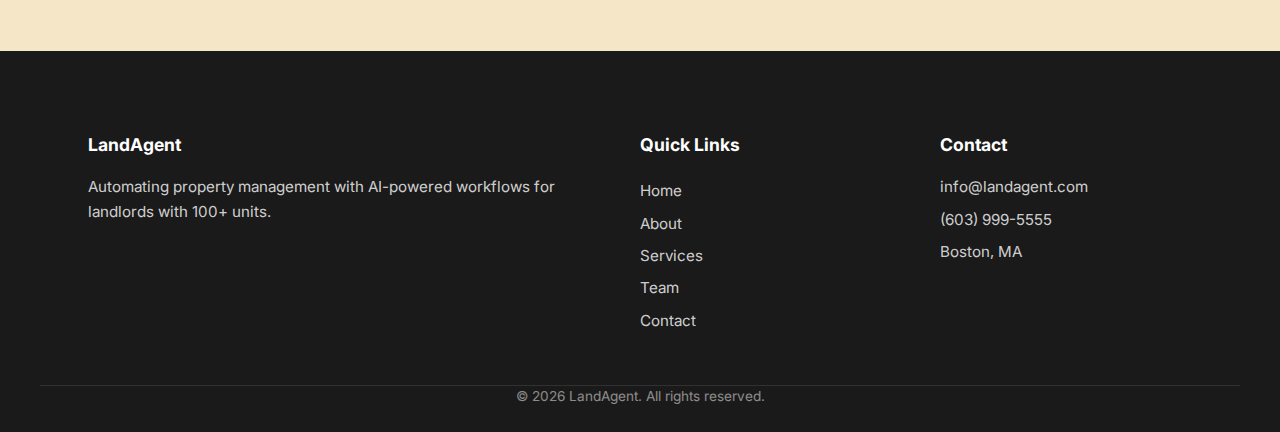
<file: team.html>
<!DOCTYPE html>
<html lang="en">
<head>
  <meta charset="UTF-8">
  <meta name="viewport" content="width=device-width, initial-scale=1.0">
  <title>Team — LandAgent</title>
  <meta name="description" content="Meet the LandAgent team — experts in AI, automation, and property management.">
  <link rel="preconnect" href="https://fonts.googleapis.com">
  <link rel="preconnect" href="https://fonts.gstatic.com" crossorigin>
  <link href="https://fonts.googleapis.com/css2?family=Inter:wght@400;500;600;700;800&display=swap" rel="stylesheet">
  <link rel="stylesheet" href="css/styles.css">
</head>
<body>

  <!-- Navigation -->
  <nav class="nav">
    <div class="container nav-inner">
      <a href="index.html" class="nav-logo">
        <span class="logo-land">Land</span><span class="logo-agent">Agent</span>
      </a>
      <button class="nav-toggle" aria-label="Toggle navigation" aria-expanded="false">
        <span class="hamburger"></span>
      </button>
      <ul class="nav-links">
        <li><a href="index.html" class="nav-link">Home</a></li>
        <li><a href="about.html" class="nav-link">About</a></li>
        <li><a href="services.html" class="nav-link">Services</a></li>
        <li><a href="team.html" class="nav-link active">Team</a></li>
        <li><a href="contact.html" class="nav-link">Contact</a></li>
      </ul>
    </div>
  </nav>

  <!-- Page Header -->
  <section class="page-header">
    <div class="container">
      <div class="page-header-accent"></div>
      <h1 class="section-title">Meet the Team</h1>
      <p class="section-subtitle">The people behind LandAgent — combining deep expertise in AI, automation, and real estate operations.</p>
    </div>
  </section>

  <!-- Team Grid -->
  <section class="section">
    <div class="container">
      <div class="grid-4">
        <div class="card team-card">
          <div class="team-avatar">JD</div>
          <h3 class="team-name">Jane Doe</h3>
          <p class="team-role">Founder & CEO</p>
          <p class="team-bio">Former property manager with 15 years of experience running portfolios of 500+ units. Saw firsthand how much time was wasted on manual processes and founded LandAgent to fix it.</p>
        </div>
        <div class="card team-card">
          <img src="images/john-lilly.jpg" alt="John Lilly" class="team-avatar team-avatar-photo">
          <h3 class="team-name">John Lilly</h3>
          <p class="team-role">Head of Automation</p>
          <p class="team-bio">n8n expert and workflow architect. Has designed automation systems for logistics, healthcare, and now property management. Obsessed with eliminating manual steps.</p>
        </div>
        <div class="card team-card">
          <div class="team-avatar">KL</div>
          <h3 class="team-name">Katy Lilly</h3>
          <p class="team-role">AI Engineer</p>
          <p class="team-bio">Specialist in deploying LLMs for business applications. Builds the AI agents that power tenant communication, document analysis, and intelligent routing.</p>
        </div>
        <div class="card team-card">
          <div class="team-avatar">ML</div>
          <h3 class="team-name">Maggie Lilly</h3>
          <p class="team-role">Client Success Lead</p>
          <p class="team-bio">Ensures every client gets measurable results. Manages onboarding, training, and ongoing optimization. Background in enterprise SaaS customer success.</p>
        </div>
      </div>
    </div>
  </section>

  <!-- Join Us -->
  <section class="section section-alt">
    <div class="container cta-section">
      <h2 class="section-title">We're Growing</h2>
      <p class="section-subtitle" style="margin-left:auto;margin-right:auto;margin-bottom:var(--space-xl);">Interested in joining a team that's reshaping how properties are managed? We're always looking for talented people who are passionate about AI and automation.</p>
      <a href="contact.html" class="btn btn-primary">Get in Touch</a>
    </div>
  </section>

  <!-- Footer -->
  <footer class="footer">
    <div class="container footer-grid">
      <div class="footer-col">
        <h3 class="footer-heading">LandAgent</h3>
        <p>Automating property management with AI-powered workflows for landlords with 100+ units.</p>
      </div>
      <div class="footer-col">
        <h3 class="footer-heading">Quick Links</h3>
        <a href="index.html">Home</a>
        <a href="about.html">About</a>
        <a href="services.html">Services</a>
        <a href="team.html">Team</a>
        <a href="contact.html">Contact</a>
      </div>
      <div class="footer-col">
        <h3 class="footer-heading">Contact</h3>
        <p>info@landagent.com</p>
        <p>(603) 999-5555</p>
        <p>Boston, MA</p>
      </div>
    </div>
    <div class="container footer-bottom">
      <p>&copy; 2026 LandAgent. All rights reserved.</p>
    </div>
  </footer>

  <script src="js/main.js"></script>
</body>
</html>
</file>
<file: css/styles.css>
/* ===========================
   LandAgent — Shared Styles
   =========================== */

:root {
  /* Brand Colors — Purdue inspired */
  --color-gold: #CEB888;
  --color-dark-gold: #8E6F3E;
  --color-light-gold: #F5E6C8;
  --color-black: #000000;
  --color-white: #FFFFFF;
  --color-charcoal: #1a1a1a;
  --color-gray: #666666;
  --color-light-gray: #f5f5f5;
  --color-border: rgba(0, 0, 0, 0.08);

  /* Typography */
  --font-primary: 'Inter', -apple-system, BlinkMacSystemFont, 'Segoe UI', sans-serif;
  --font-modal: 'Courier New', Courier, monospace;

  /* Spacing */
  --space-xs: 4px;
  --space-sm: 8px;
  --space-md: 16px;
  --space-lg: 24px;
  --space-xl: 48px;
  --space-2xl: 80px;
  --space-3xl: 120px;

  /* Layout */
  --max-width: 1200px;
  --nav-height: 72px;

  /* Transitions */
  --transition-fast: 150ms ease;
  --transition-base: 300ms ease;
}

/* Reset */
*, *::before, *::after {
  margin: 0;
  padding: 0;
  box-sizing: border-box;
}

html {
  scroll-behavior: smooth;
}

body {
  font-family: var(--font-primary);
  color: var(--color-charcoal);
  background-color: var(--color-white);
  color-scheme: light;
  line-height: 1.6;
  -webkit-font-smoothing: antialiased;
}

img {
  max-width: 100%;
  display: block;
}

a {
  color: inherit;
  text-decoration: none;
}

ul {
  list-style: none;
}

/* ===========================
   Layout
   =========================== */

.container {
  max-width: var(--max-width);
  margin: 0 auto;
  padding: 0 var(--space-lg);
}

.section {
  padding: var(--space-2xl) 0;
}

.section-alt {
  background: var(--color-light-gold);
}

.section-dark {
  background: var(--color-charcoal);
  color: var(--color-white);
}

/* ===========================
   Typography
   =========================== */

.section-title {
  font-size: 2.5rem;
  font-weight: 700;
  margin-bottom: var(--space-md);
  line-height: 1.2;
}

.section-subtitle {
  font-size: 1.125rem;
  color: var(--color-gray);
  max-width: 600px;
  margin-bottom: var(--space-xl);
}

.section-header {
  text-align: center;
  margin-bottom: var(--space-xl);
}

.section-header .section-subtitle {
  margin-left: auto;
  margin-right: auto;
}

/* ===========================
   Buttons
   =========================== */

.btn {
  display: inline-block;
  padding: 14px 32px;
  border-radius: 8px;
  font-weight: 600;
  font-size: 1rem;
  font-family: var(--font-primary);
  cursor: pointer;
  transition: all var(--transition-base);
  border: 2px solid transparent;
  text-align: center;
}

.btn-primary {
  background: var(--color-gold);
  color: var(--color-black);
  border-color: var(--color-gold);
}

.btn-primary:hover {
  background: var(--color-dark-gold);
  border-color: var(--color-dark-gold);
  color: var(--color-white);
}

.btn-secondary {
  background: transparent;
  border-color: var(--color-gold);
  color: var(--color-gold);
}

.btn-secondary:hover {
  background: var(--color-gold);
  color: var(--color-black);
}

.btn-white {
  background: var(--color-white);
  color: var(--color-charcoal);
  border-color: var(--color-white);
}

.btn-white:hover {
  background: var(--color-light-gold);
  border-color: var(--color-light-gold);
}

/* ===========================
   Cards
   =========================== */

.card {
  background: var(--color-white);
  border: 1px solid var(--color-border);
  border-radius: 12px;
  padding: var(--space-lg);
  transition: box-shadow var(--transition-base), transform var(--transition-base);
}

.card:hover {
  box-shadow: 0 8px 30px rgba(0, 0, 0, 0.08);
  transform: translateY(-2px);
}

.card-icon {
  width: 48px;
  height: 48px;
  background: var(--color-light-gold);
  border-radius: 10px;
  display: flex;
  align-items: center;
  justify-content: center;
  margin-bottom: var(--space-md);
  font-size: 1.5rem;
}

.card-title {
  font-size: 1.25rem;
  font-weight: 700;
  margin-bottom: var(--space-sm);
}

.card-text {
  color: var(--color-gray);
  font-size: 0.95rem;
  line-height: 1.7;
}

/* ===========================
   Navigation
   =========================== */

.nav {
  position: fixed;
  top: 0;
  left: 0;
  right: 0;
  height: var(--nav-height);
  background: rgba(255, 255, 255, 0.92);
  backdrop-filter: blur(12px);
  -webkit-backdrop-filter: blur(12px);
  border-bottom: 1px solid var(--color-border);
  z-index: 1000;
  display: flex;
  align-items: center;
}

.nav-inner {
  display: flex;
  align-items: center;
  justify-content: space-between;
  width: 100%;
}

.nav-logo {
  font-size: 1.5rem;
  font-weight: 800;
  letter-spacing: -0.02em;
}

.logo-land {
  color: var(--color-black);
}

.logo-agent {
  color: var(--color-gold);
}

.nav-links {
  display: flex;
  gap: var(--space-lg);
  align-items: center;
}

.nav-link {
  font-size: 0.95rem;
  font-weight: 500;
  color: var(--color-gray);
  transition: color var(--transition-fast);
  position: relative;
}

.nav-link:hover,
.nav-link.active {
  color: var(--color-charcoal);
}

.nav-link.active::after {
  content: '';
  position: absolute;
  bottom: -4px;
  left: 0;
  right: 0;
  height: 2px;
  background: var(--color-gold);
  border-radius: 1px;
}

.nav-toggle {
  display: none;
  background: none;
  border: none;
  cursor: pointer;
  padding: var(--space-sm);
}

.hamburger,
.hamburger::before,
.hamburger::after {
  display: block;
  width: 24px;
  height: 2px;
  background: var(--color-charcoal);
  transition: all var(--transition-base);
}

.hamburger {
  position: relative;
}

.hamburger::before,
.hamburger::after {
  content: '';
  position: absolute;
  left: 0;
}

.hamburger::before {
  top: -7px;
}

.hamburger::after {
  top: 7px;
}

.nav-toggle[aria-expanded="true"] .hamburger {
  background: transparent;
}

.nav-toggle[aria-expanded="true"] .hamburger::before {
  top: 0;
  transform: rotate(45deg);
}

.nav-toggle[aria-expanded="true"] .hamburger::after {
  top: 0;
  transform: rotate(-45deg);
}

/* ===========================
   Hero Section (index.html)
   =========================== */

.hero {
  position: relative;
  min-height: 200vh;
  padding-top: var(--nav-height);
  background: var(--color-white);
}

.hero-content {
  position: sticky;
  top: var(--nav-height);
  min-height: calc(100vh - var(--nav-height));
  display: flex;
  flex-direction: column;
  justify-content: center;
  align-items: center;
  text-align: center;
  padding: var(--space-xl) var(--space-lg);
}

.hero-text {
  font-size: clamp(2rem, 5vw, 3.75rem);
  font-weight: 800;
  line-height: 1.3;
  letter-spacing: -0.02em;
  max-width: 900px;
  margin-bottom: var(--space-lg);
}

.hero-text .word {
  display: inline;
  color: var(--color-gold);
  opacity: 0.25;
  will-change: opacity, color;
}

.hero-subtitle {
  font-size: clamp(1rem, 2vw, 1.25rem);
  color: var(--color-gray);
  max-width: 600px;
  opacity: 0;
  margin-bottom: var(--space-xl);
}

.hero-cta {
  opacity: 0;
}

/* Reduced motion: show everything immediately */
@media (prefers-reduced-motion: reduce) {
  .hero-text .word {
    opacity: 1 !important;
    color: var(--color-black) !important;
  }

  .hero-subtitle,
  .hero-cta {
    opacity: 1 !important;
  }
}

/* ===========================
   Page Header (inner pages)
   =========================== */

.page-header {
  padding: calc(var(--nav-height) + var(--space-2xl)) 0 var(--space-2xl);
  background: var(--color-charcoal);
  color: var(--color-white);
  text-align: center;
}

.page-header .section-title {
  color: var(--color-white);
}

.page-header .section-subtitle {
  color: rgba(255, 255, 255, 0.7);
  margin-left: auto;
  margin-right: auto;
}

.page-header-accent {
  display: inline-block;
  width: 60px;
  height: 4px;
  background: var(--color-gold);
  border-radius: 2px;
  margin-bottom: var(--space-lg);
}

/* ===========================
   Grid Layouts
   =========================== */

.grid-3 {
  display: grid;
  grid-template-columns: 1fr;
  gap: var(--space-lg);
}

.grid-2 {
  display: grid;
  grid-template-columns: 1fr;
  gap: var(--space-lg);
}

.grid-4 {
  display: grid;
  grid-template-columns: 1fr;
  gap: var(--space-lg);
}

/* ===========================
   Stats Section
   =========================== */

.stats {
  display: grid;
  grid-template-columns: 1fr;
  gap: var(--space-lg);
  text-align: center;
}

.stat-number {
  font-size: 3rem;
  font-weight: 800;
  color: var(--color-gold);
  line-height: 1;
  margin-bottom: var(--space-sm);
}

.stat-label {
  font-size: 1rem;
  color: var(--color-gray);
  font-weight: 500;
}

/* ===========================
   CTA Section
   =========================== */

.cta-section {
  text-align: center;
  padding: var(--space-3xl) 0;
}

.cta-section .section-title {
  margin-bottom: var(--space-lg);
}

.cta-buttons {
  display: flex;
  gap: var(--space-md);
  justify-content: center;
  flex-wrap: wrap;
}

/* ===========================
   Services — How It Works
   =========================== */

.steps {
  display: grid;
  grid-template-columns: 1fr;
  gap: var(--space-lg);
  text-align: center;
}

.step-number {
  width: 56px;
  height: 56px;
  background: var(--color-gold);
  color: var(--color-black);
  border-radius: 50%;
  display: flex;
  align-items: center;
  justify-content: center;
  font-size: 1.5rem;
  font-weight: 800;
  margin: 0 auto var(--space-md);
}

.step-title {
  font-size: 1.25rem;
  font-weight: 700;
  margin-bottom: var(--space-sm);
}

.step-text {
  color: var(--color-gray);
  font-size: 0.95rem;
}

/* ===========================
   Service Detail Sections
   =========================== */

.service-detail {
  padding: var(--space-2xl) 0;
}

.service-detail-content {
  max-width: 700px;
}

.service-detail-content h2 {
  font-size: 2rem;
  font-weight: 700;
  margin-bottom: var(--space-md);
}

.service-detail-content p {
  color: var(--color-gray);
  margin-bottom: var(--space-lg);
  line-height: 1.8;
}

.service-list {
  list-style: none;
}

.service-list li {
  padding: var(--space-sm) 0;
  padding-left: var(--space-lg);
  position: relative;
  color: var(--color-charcoal);
}

.service-list li::before {
  content: '';
  position: absolute;
  left: 0;
  top: 50%;
  transform: translateY(-50%);
  width: 8px;
  height: 8px;
  background: var(--color-gold);
  border-radius: 50%;
}

/* ===========================
   Team Cards
   =========================== */

.team-card {
  text-align: center;
  padding: var(--space-xl) var(--space-lg);
}

.team-avatar {
  width: 100px;
  height: 100px;
  border-radius: 50%;
  background: var(--color-light-gold);
  color: var(--color-dark-gold);
  display: flex;
  align-items: center;
  justify-content: center;
  font-size: 2rem;
  font-weight: 700;
  margin: 0 auto var(--space-md);
}

.team-avatar-photo {
  object-fit: cover;
}

.team-name {
  font-size: 1.25rem;
  font-weight: 700;
  margin-bottom: var(--space-xs);
}

.team-role {
  color: var(--color-gold);
  font-weight: 600;
  font-size: 0.9rem;
  margin-bottom: var(--space-md);
}

.team-bio {
  color: var(--color-gray);
  font-size: 0.95rem;
  line-height: 1.7;
}

/* ===========================
   Contact Form
   =========================== */

.contact-section {
  padding-top: var(--space-xl);
  padding-bottom: var(--space-lg);
}

.contact-form-wrapper {
  max-width: 700px;
}

.contact-bar {
  background: var(--color-light-gold);
  padding: var(--space-xl) 0;
}

.contact-bar-grid {
  display: grid;
  grid-template-columns: repeat(2, 1fr);
  gap: var(--space-lg);
}

.contact-bar-item h3 {
  font-size: 0.9rem;
  font-weight: 700;
  margin-bottom: var(--space-xs);
}

.contact-bar-item p {
  color: var(--color-gray);
  font-size: 0.95rem;
}

.form-group {
  margin-bottom: var(--space-lg);
}

.form-label {
  display: block;
  font-weight: 600;
  font-size: 0.9rem;
  margin-bottom: var(--space-sm);
  color: var(--color-charcoal);
}

.form-input,
.form-textarea {
  width: 100%;
  padding: 12px 16px;
  border: 1px solid var(--color-border);
  border-radius: 8px;
  font-family: var(--font-primary);
  font-size: 1rem;
  color: var(--color-charcoal);
  background: var(--color-white);
  transition: border-color var(--transition-fast);
}

.form-input:focus,
.form-textarea:focus {
  outline: none;
  border-color: var(--color-gold);
  box-shadow: 0 0 0 3px rgba(206, 184, 136, 0.15);
}

.form-textarea {
  min-height: 150px;
  resize: vertical;
}

.form-success {
  display: none;
  padding: var(--space-lg);
  background: var(--color-light-gold);
  border-radius: 8px;
  text-align: center;
  font-weight: 600;
  color: var(--color-dark-gold);
}

.form-success.visible {
  display: block;
}


/* ===========================
   About — Mission Layout
   =========================== */

.mission-grid {
  display: grid;
  grid-template-columns: 1fr;
  gap: var(--space-xl);
  align-items: center;
}

.mission-text h2 {
  font-size: 2rem;
  font-weight: 700;
  margin-bottom: var(--space-md);
}

.mission-text p {
  color: var(--color-gray);
  line-height: 1.8;
  margin-bottom: var(--space-md);
}

.mission-image {
  background: var(--color-light-gold);
  border-radius: 12px;
  aspect-ratio: 4/3;
  display: flex;
  align-items: center;
  justify-content: center;
  color: var(--color-dark-gold);
  font-weight: 600;
}

/* ===========================
   Feature List (About page)
   =========================== */

.feature-list {
  max-width: 700px;
  margin: 0 auto;
}

.feature-item {
  display: flex;
  gap: var(--space-md);
  margin-bottom: var(--space-lg);
}

.feature-icon {
  width: 40px;
  height: 40px;
  min-width: 40px;
  background: var(--color-gold);
  border-radius: 8px;
  display: flex;
  align-items: center;
  justify-content: center;
  font-size: 1.2rem;
  color: var(--color-black);
}

.feature-content h3 {
  font-size: 1.1rem;
  font-weight: 700;
  margin-bottom: var(--space-xs);
}

.feature-content p {
  color: var(--color-gray);
  font-size: 0.95rem;
}

/* ===========================
   Footer
   =========================== */

.footer {
  background: var(--color-charcoal);
  color: rgba(255, 255, 255, 0.8);
  padding: var(--space-2xl) 0 var(--space-lg);
}

.footer-grid {
  display: grid;
  grid-template-columns: 1fr;
  gap: var(--space-xl);
  margin-bottom: var(--space-xl);
}

.footer-heading {
  color: var(--color-white);
  font-size: 1.1rem;
  font-weight: 700;
  margin-bottom: var(--space-md);
}

.footer-col p {
  margin-bottom: var(--space-sm);
  font-size: 0.95rem;
}

.footer-col a {
  display: block;
  padding: var(--space-xs) 0;
  font-size: 0.95rem;
  transition: color var(--transition-fast);
}

.footer-col a:hover {
  color: var(--color-gold);
}

.footer-bottom {
  border-top: 1px solid rgba(255, 255, 255, 0.1);
  padding-top: var(--space-lg);
  text-align: center;
  font-size: 0.85rem;
  color: rgba(255, 255, 255, 0.5);
}

/* ===========================
   Modal (CLAUDE.md requirement)
   =========================== */

.modal {
  font-family: var(--font-modal);
}

.modal * {
  font-family: var(--font-modal);
}

/* ===========================
   Responsive — Tablet (600px+)
   =========================== */

@media (min-width: 600px) {
  .grid-2 {
    grid-template-columns: repeat(2, 1fr);
  }

  .grid-3 {
    grid-template-columns: repeat(2, 1fr);
  }

  .grid-4 {
    grid-template-columns: repeat(2, 1fr);
  }

  .stats {
    grid-template-columns: repeat(3, 1fr);
  }

  .steps {
    grid-template-columns: repeat(3, 1fr);
  }

  .contact-bar-grid {
    grid-template-columns: repeat(4, 1fr);
  }

  .mission-grid {
    grid-template-columns: 1fr 1fr;
  }

  .footer-grid {
    grid-template-columns: 2fr 1fr 1fr;
  }
}

/* ===========================
   Responsive — Desktop (900px+)
   =========================== */

@media (min-width: 900px) {
  .grid-3 {
    grid-template-columns: repeat(3, 1fr);
  }

  .grid-4 {
    grid-template-columns: repeat(4, 1fr);
  }

  .nav-toggle {
    display: none !important;
  }
}

/* ===========================
   Responsive — Mobile (<900px)
   =========================== */

@media (max-width: 899px) {
  .nav-toggle {
    display: block;
  }

  .nav-links {
    position: fixed;
    top: 0;
    left: 0;
    right: 0;
    bottom: 0;
    background: rgba(255, 255, 255, 0.98);
    backdrop-filter: blur(20px);
    -webkit-backdrop-filter: blur(20px);
    flex-direction: column;
    justify-content: center;
    align-items: center;
    gap: var(--space-xl);
    opacity: 0;
    visibility: hidden;
    transition: opacity var(--transition-base), visibility var(--transition-base);
    z-index: 999;
  }

  .nav-links.open {
    opacity: 1;
    visibility: visible;
  }

  .nav-links .nav-link {
    font-size: 1.5rem;
    font-weight: 600;
  }

  .nav-toggle {
    z-index: 1001;
  }
}

/* ===========================
   Responsive — Large (1200px+)
   =========================== */

@media (min-width: 1200px) {
  .container {
    padding: 0 var(--space-xl);
  }

  .section {
    padding: var(--space-3xl) 0;
  }
}
</file>
